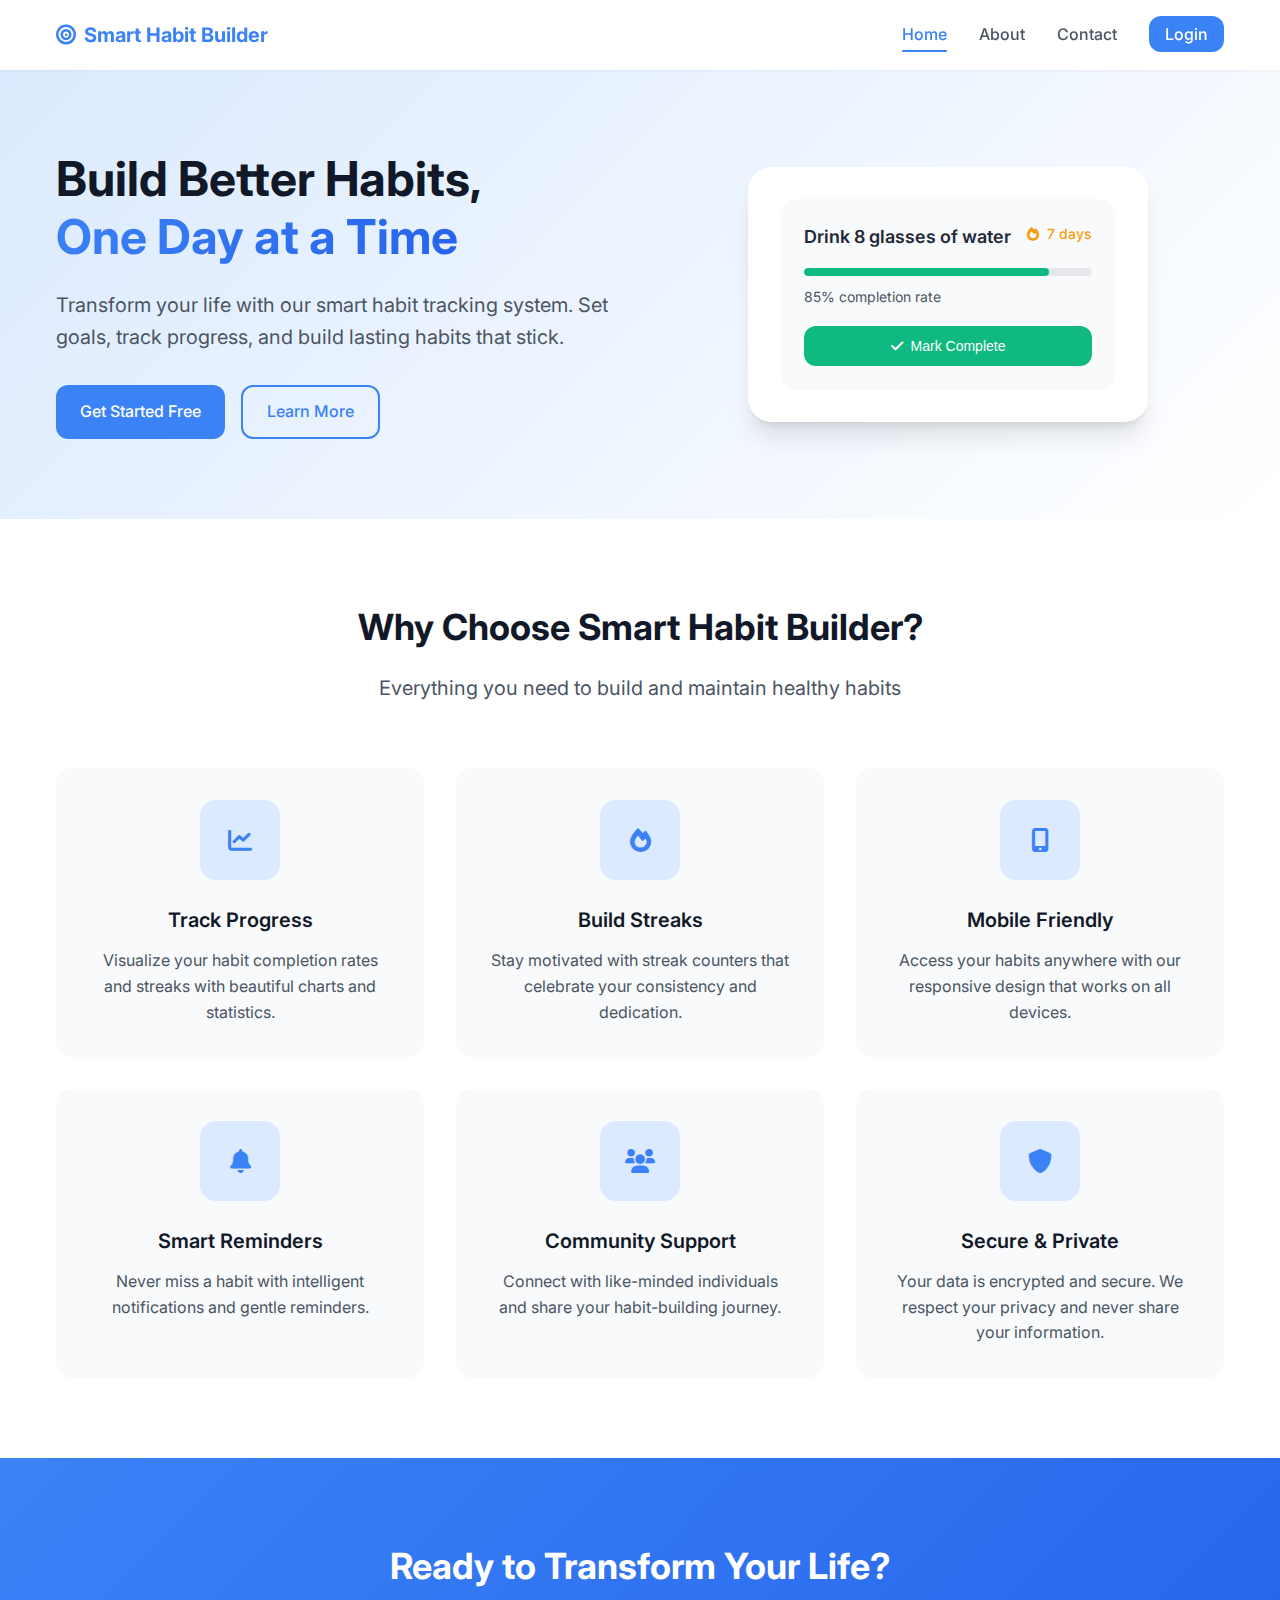
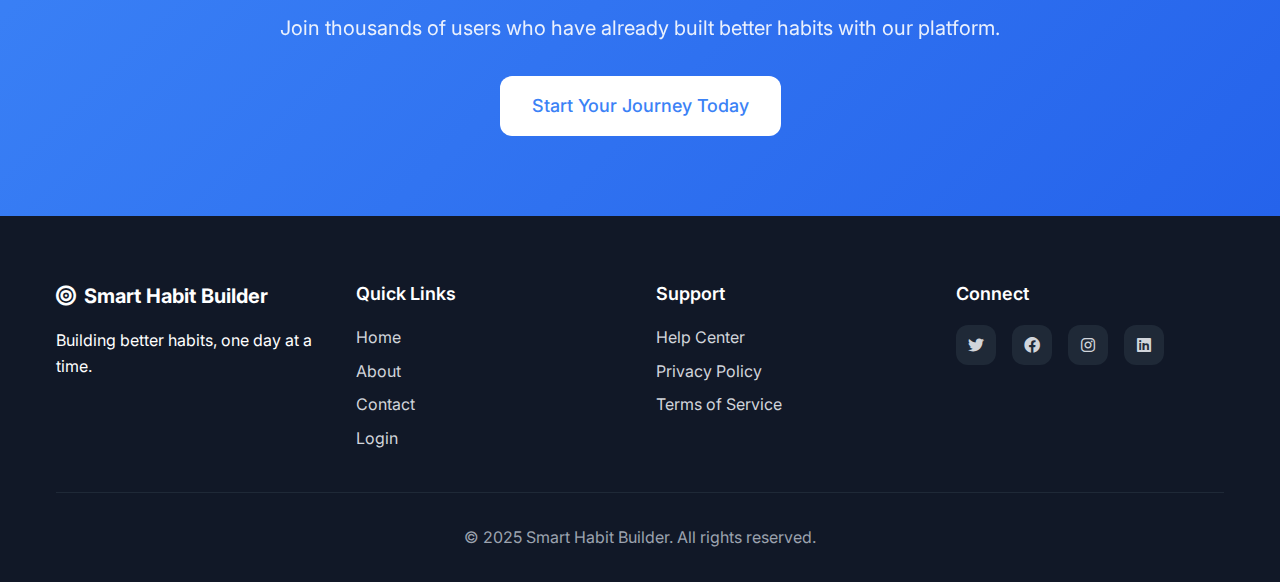
<file: index.html>
<!DOCTYPE html>
<html lang="en">
<head>
    <meta charset="UTF-8">
    <meta name="viewport" content="width=device-width, initial-scale=1.0">
    <title>Smart Habit Builder - Build Better Habits</title>
    <link rel="stylesheet" href="styles/main.css">
    <link href="https://fonts.googleapis.com/css2?family=Inter:wght@400;500;600;700&display=swap" rel="stylesheet">
    <link rel="stylesheet" href="https://cdnjs.cloudflare.com/ajax/libs/font-awesome/6.0.0/css/all.min.css">
</head>
<body>
    <nav class="navbar">
        <div class="nav-container">
            <div class="nav-logo">
                <i class="fas fa-bullseye"></i>
                <span>Smart Habit Builder</span>
            </div>
            <ul class="nav-menu">
                <li class="nav-item">
                    <a href="index.html" class="nav-link active">Home</a>
                </li>
                <li class="nav-item">
                    <a href="about.html" class="nav-link">About</a>
                </li>
                <li class="nav-item">
                    <a href="contact.html" class="nav-link">Contact</a>
                </li>
                <li class="nav-item">
                    <a href="login.html" class="nav-link login-btn">Login</a>
                </li>
            </ul>
            <div class="hamburger">
                <span class="bar"></span>
                <span class="bar"></span>
                <span class="bar"></span>
            </div>
        </div>
    </nav>

    <main class="main-content">
        <!-- Hero Section -->
        <section class="hero">
            <div class="hero-container">
                <div class="hero-content">
                    <h1 class="hero-title">
                        Build Better Habits,<br>
                        <span class="gradient-text">One Day at a Time</span>
                    </h1>
                    <p class="hero-description">
                        Transform your life with our smart habit tracking system. Set goals, track progress, 
                        and build lasting habits that stick.
                    </p>
                    <div class="hero-buttons">
                        <a href="login.html" class="btn btn-primary">Get Started Free</a>
                        <a href="about.html" class="btn btn-secondary">Learn More</a>
                    </div>
                </div>
                <div class="hero-image">
                    <div class="habit-card-demo">
                        <div class="demo-card">
                            <div class="demo-header">
                                <h3>Drink 8 glasses of water</h3>
                                <div class="demo-streak">
                                    <i class="fas fa-fire"></i>
                                    <span>7 days</span>
                                </div>
                            </div>
                            <div class="demo-progress">
                                <div class="progress-bar">
                                    <div class="progress-fill" style="width: 85%"></div>
                                </div>
                                <span class="progress-text">85% completion rate</span>
                            </div>
                            <button class="demo-btn">
                                <i class="fas fa-check"></i>
                                Mark Complete
                            </button>
                        </div>
                    </div>
                </div>
            </div>
        </section>

        <!-- Features Section -->
        <section class="features">
            <div class="container">
                <div class="section-header">
                    <h2>Why Choose Smart Habit Builder?</h2>
                    <p>Everything you need to build and maintain healthy habits</p>
                </div>
                <div class="features-grid">
                    <div class="feature-card">
                        <div class="feature-icon">
                            <i class="fas fa-chart-line"></i>
                        </div>
                        <h3>Track Progress</h3>
                        <p>Visualize your habit completion rates and streaks with beautiful charts and statistics.</p>
                    </div>
                    <div class="feature-card">
                        <div class="feature-icon">
                            <i class="fas fa-fire"></i>
                        </div>
                        <h3>Build Streaks</h3>
                        <p>Stay motivated with streak counters that celebrate your consistency and dedication.</p>
                    </div>
                    <div class="feature-card">
                        <div class="feature-icon">
                            <i class="fas fa-mobile-alt"></i>
                        </div>
                        <h3>Mobile Friendly</h3>
                        <p>Access your habits anywhere with our responsive design that works on all devices.</p>
                    </div>
                    <div class="feature-card">
                        <div class="feature-icon">
                            <i class="fas fa-bell"></i>
                        </div>
                        <h3>Smart Reminders</h3>
                        <p>Never miss a habit with intelligent notifications and gentle reminders.</p>
                    </div>
                    <div class="feature-card">
                        <div class="feature-icon">
                            <i class="fas fa-users"></i>
                        </div>
                        <h3>Community Support</h3>
                        <p>Connect with like-minded individuals and share your habit-building journey.</p>
                    </div>
                    <div class="feature-card">
                        <div class="feature-icon">
                            <i class="fas fa-shield-alt"></i>
                        </div>
                        <h3>Secure & Private</h3>
                        <p>Your data is encrypted and secure. We respect your privacy and never share your information.</p>
                    </div>
                </div>
            </div>
        </section>

        <!-- CTA Section -->
        <section class="cta">
            <div class="container">
                <div class="cta-content">
                    <h2>Ready to Transform Your Life?</h2>
                    <p>Join thousands of users who have already built better habits with our platform.</p>
                    <a href="login.html" class="btn btn-primary btn-large">Start Your Journey Today</a>
                </div>
            </div>
        </section>
    </main>

    <footer class="footer">
        <div class="container">
            <div class="footer-content">
                <div class="footer-section">
                    <div class="footer-logo">
                        <i class="fas fa-bullseye"></i>
                        <span>Smart Habit Builder</span>
                    </div>
                    <p>Building better habits, one day at a time.</p>
                </div>
                <div class="footer-section">
                    <h4>Quick Links</h4>
                    <ul>
                        <li><a href="index.html">Home</a></li>
                        <li><a href="about.html">About</a></li>
                        <li><a href="contact.html">Contact</a></li>
                        <li><a href="login.html">Login</a></li>
                    </ul>
                </div>
                <div class="footer-section">
                    <h4>Support</h4>
                    <ul>
                        <li><a href="#">Help Center</a></li>
                        <li><a href="#">Privacy Policy</a></li>
                        <li><a href="#">Terms of Service</a></li>
                    </ul>
                </div>
                <div class="footer-section">
                    <h4>Connect</h4>
                    <div class="social-links">
                        <a href="#"><i class="fab fa-twitter"></i></a>
                        <a href="#"><i class="fab fa-facebook"></i></a>
                        <a href="#"><i class="fab fa-instagram"></i></a>
                        <a href="#"><i class="fab fa-linkedin"></i></a>
                    </div>
                </div>
            </div>
            <div class="footer-bottom">
                <p>&copy; 2025 Smart Habit Builder. All rights reserved.</p>
            </div>
        </div>
    </footer>

    <script src="js/main.js"></script>
</body>
</html>
</file>
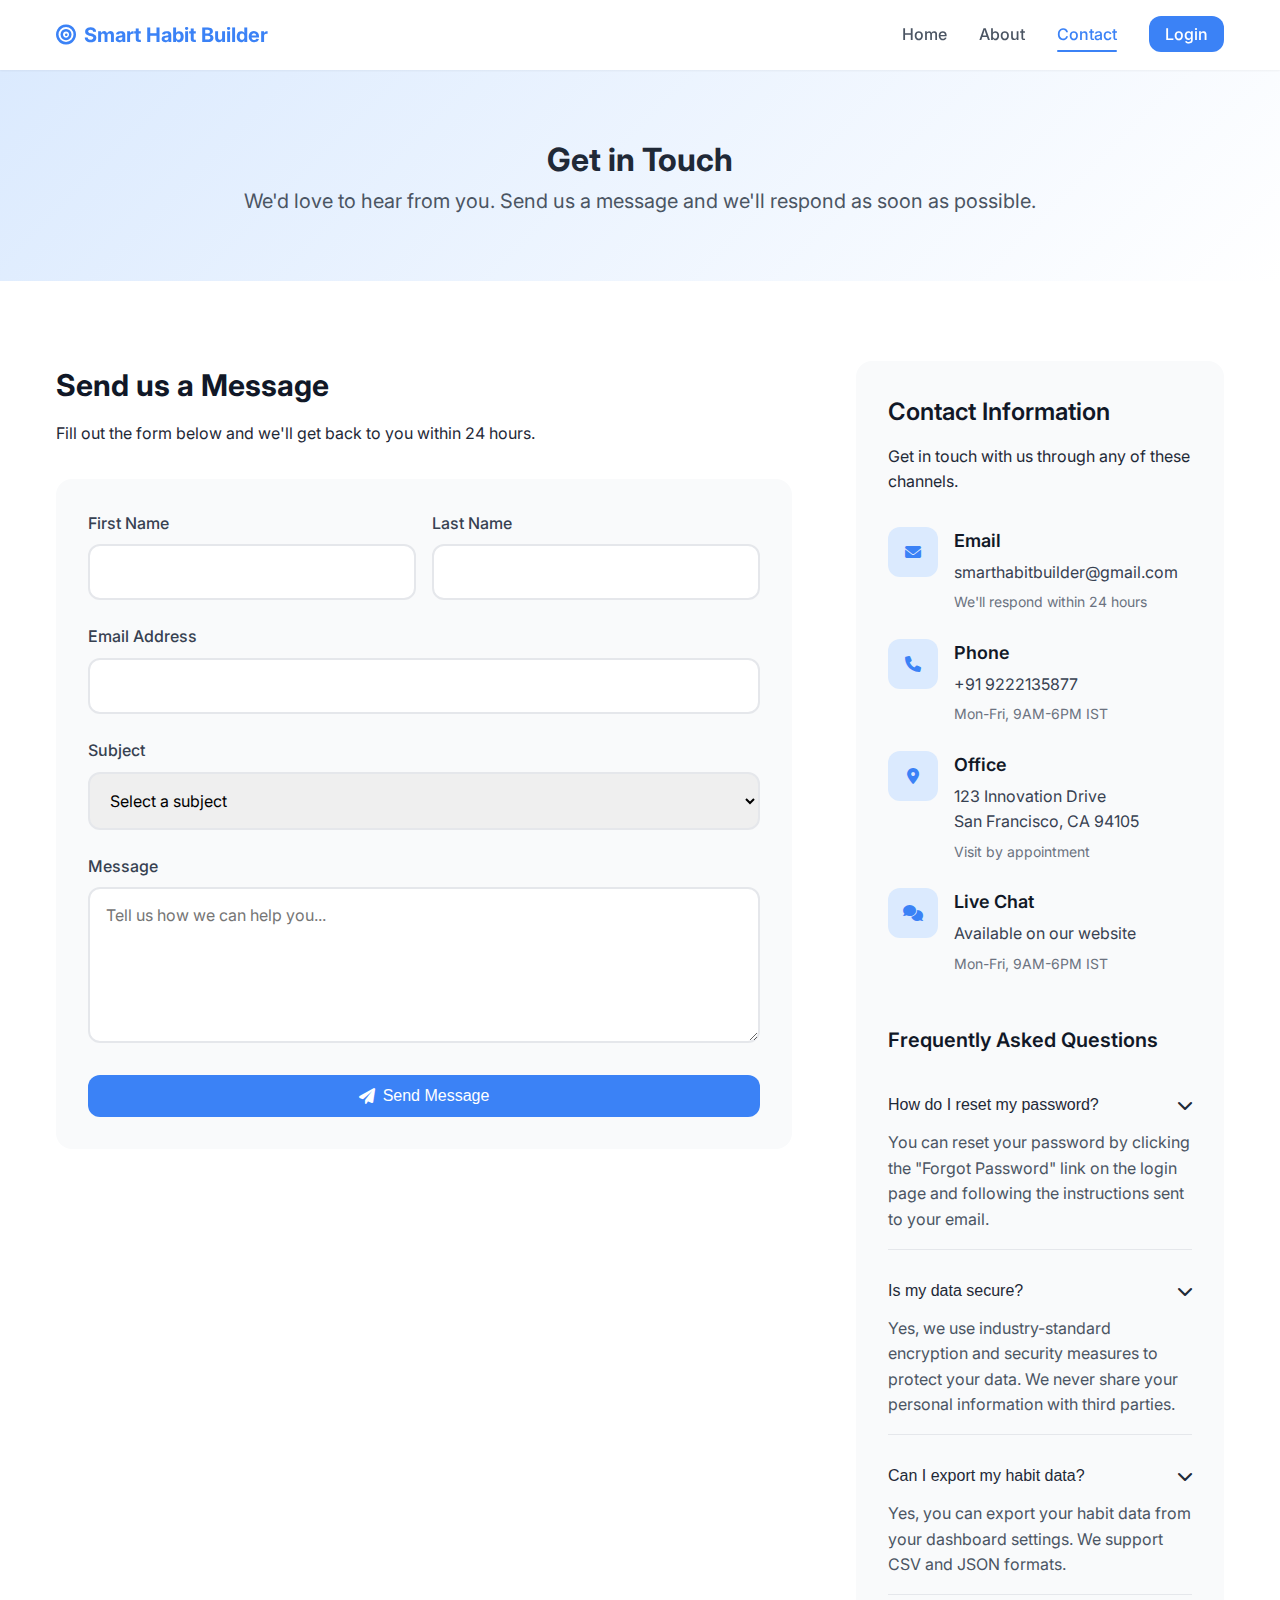
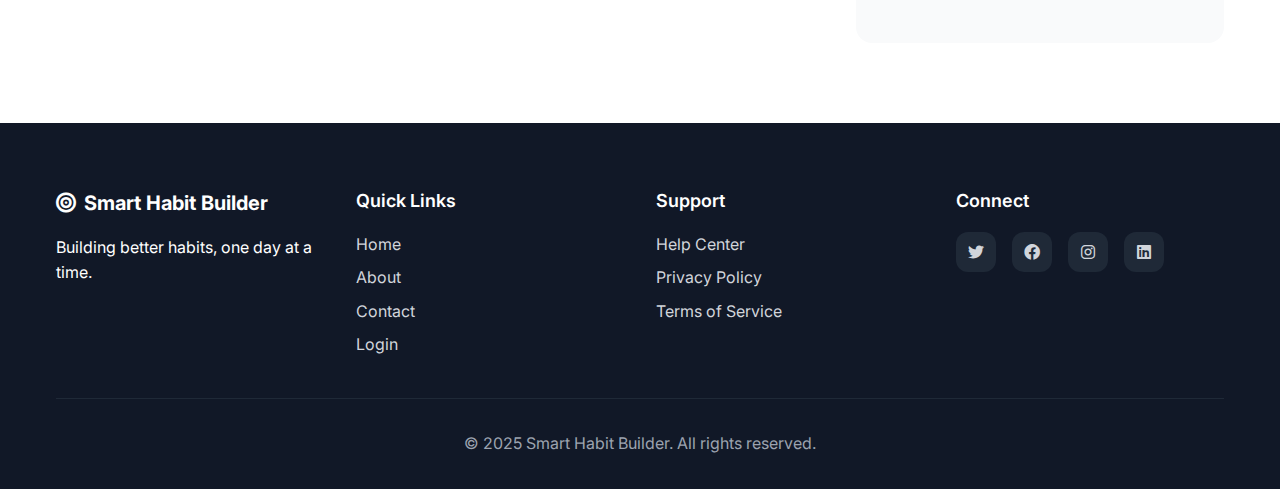
<file: contact.html>
<!DOCTYPE html>
<html lang="en">
<head>
    <meta charset="UTF-8">
    <meta name="viewport" content="width=device-width, initial-scale=1.0">
    <title>Contact Us - Smart Habit Builder</title>
    <link rel="stylesheet" href="styles/main.css">
    <link href="https://fonts.googleapis.com/css2?family=Inter:wght@400;500;600;700&display=swap" rel="stylesheet">
    <link rel="stylesheet" href="https://cdnjs.cloudflare.com/ajax/libs/font-awesome/6.0.0/css/all.min.css">
</head>
<body>
    <nav class="navbar">
        <div class="nav-container">
            <div class="nav-logo">
                <i class="fas fa-bullseye"></i>
                <span>Smart Habit Builder</span>
            </div>
            <ul class="nav-menu">
                <li class="nav-item">
                    <a href="index.html" class="nav-link">Home</a>
                </li>
                <li class="nav-item">
                    <a href="about.html" class="nav-link">About</a>
                </li>
                <li class="nav-item">
                    <a href="contact.html" class="nav-link active">Contact</a>
                </li>
                <li class="nav-item">
                    <a href="login.html" class="nav-link login-btn">Login</a>
                </li>
            </ul>
            <div class="hamburger">
                <span class="bar"></span>
                <span class="bar"></span>
                <span class="bar"></span>
            </div>
        </div>
    </nav>

    <main class="main-content">
        <!-- Contact Hero -->
        <section class="contact-hero">
            <div class="container">
                <div class="contact-hero-content">
                    <h1>Get in Touch</h1>
                    <p class="hero-subtitle">We'd love to hear from you. Send us a message and we'll respond as soon as possible.</p>
                </div>
            </div>
        </section>

        <!-- Contact Content -->
        <section class="contact-content">
            <div class="container">
                <div class="contact-grid">
                    <!-- Contact Form -->
                    <div class="contact-form-section">
                        <div class="form-header">
                            <h2>Send us a Message</h2>
                            <p>Fill out the form below and we'll get back to you within 24 hours.</p>
                        </div>
                        
                        <form id="contact-form" class="contact-form">
                            <div class="form-row">
                                <div class="form-group">
                                    <label for="first-name">First Name</label>
                                    <input type="text" id="first-name" name="firstName" required>
                                </div>
                                <div class="form-group">
                                    <label for="last-name">Last Name</label>
                                    <input type="text" id="last-name" name="lastName" required>
                                </div>
                            </div>
                            
                            <div class="form-group">
                                <label for="email">Email Address</label>
                                <input type="email" id="email" name="email" required>
                            </div>
                            
                            <div class="form-group">
                                <label for="subject">Subject</label>
                                <select id="subject" name="subject" required>
                                    <option value="">Select a subject</option>
                                    <option value="general">General Inquiry</option>
                                    <option value="support">Technical Support</option>
                                    <option value="feature">Feature Request</option>
                                    <option value="bug">Bug Report</option>
                                    <option value="partnership">Partnership</option>
                                    <option value="other">Other</option>
                                </select>
                            </div>
                            
                            <div class="form-group">
                                <label for="message">Message</label>
                                <textarea id="message" name="message" rows="6" placeholder="Tell us how we can help you..." required></textarea>
                            </div>
                            
                            <button type="submit" class="btn btn-primary btn-full">
                                <i class="fas fa-paper-plane"></i>
                                Send Message
                            </button>
                        </form>
                    </div>

                    <!-- Contact Info -->
                    <div class="contact-info-section">
                        <div class="contact-info">
                            <h3>Contact Information</h3>
                            <p>Get in touch with us through any of these channels.</p>
                            
                            <div class="contact-methods">
                                <div class="contact-method">
                                    <div class="method-icon">
                                        <i class="fas fa-envelope"></i>
                                    </div>
                                    <div class="method-info">
                                        <h4>Email</h4>
                                        <p>smarthabitbuilder@gmail.com</p>
                                        <span>We'll respond within 24 hours</span>
                                    </div>
                                </div>
                                
                                <div class="contact-method">
                                    <div class="method-icon">
                                        <i class="fas fa-phone"></i>
                                    </div>
                                    <div class="method-info">
                                        <h4>Phone</h4>
                                        <p>+91 9222135877</p>
                                        <span>Mon-Fri, 9AM-6PM IST</span>
                                    </div>
                                </div>
                                
                                <div class="contact-method">
                                    <div class="method-icon">
                                        <i class="fas fa-map-marker-alt"></i>
                                    </div>
                                    <div class="method-info">
                                        <h4>Office</h4>
                                        <p>123 Innovation Drive<br>San Francisco, CA 94105</p>
                                        <span>Visit by appointment</span>
                                    </div>
                                </div>
                                
                                <div class="contact-method">
                                    <div class="method-icon">
                                        <i class="fas fa-comments"></i>
                                    </div>
                                    <div class="method-info">
                                        <h4>Live Chat</h4>
                                        <p>Available on our website</p>
                                        <span>Mon-Fri, 9AM-6PM IST</span>
                                    </div>
                                </div>
                            </div>
                        </div>

                        <!-- FAQ Section -->
                        <div class="faq-section">
                            <h3>Frequently Asked Questions</h3>
                            <div class="faq-list">
                                <div class="faq-item">
                                    <button class="faq-question">
                                        <span>How do I reset my password?</span>
                                        <i class="fas fa-chevron-down"></i>
                                    </button>
                                    <div class="faq-answer">
                                        <p>You can reset your password by clicking the "Forgot Password" link on the login page and following the instructions sent to your email.</p>
                                    </div>
                                </div>
                                
                                <div class="faq-item">
                                    <button class="faq-question">
                                        <span>Is my data secure?</span>
                                        <i class="fas fa-chevron-down"></i>
                                    </button>
                                    <div class="faq-answer">
                                        <p>Yes, we use industry-standard encryption and security measures to protect your data. We never share your personal information with third parties.</p>
                                    </div>
                                </div>
                                
                                <div class="faq-item">
                                    <button class="faq-question">
                                        <span>Can I export my habit data?</span>
                                        <i class="fas fa-chevron-down"></i>
                                    </button>
                                    <div class="faq-answer">
                                        <p>Yes, you can export your habit data from your dashboard settings. We support CSV and JSON formats.</p>
                                    </div>
                                </div>
                            </div>
                        </div>
                    </div>
                </div>
            </div>
        </section>
    </main>

    <footer class="footer">
        <div class="container">
            <div class="footer-content">
                <div class="footer-section">
                    <div class="footer-logo">
                        <i class="fas fa-bullseye"></i>
                        <span>Smart Habit Builder</span>
                    </div>
                    <p>Building better habits, one day at a time.</p>
                </div>
                <div class="footer-section">
                    <h4>Quick Links</h4>
                    <ul>
                        <li><a href="index.html">Home</a></li>
                        <li><a href="about.html">About</a></li>
                        <li><a href="contact.html">Contact</a></li>
                        <li><a href="login.html">Login</a></li>
                    </ul>
                </div>
                <div class="footer-section">
                    <h4>Support</h4>
                    <ul>
                        <li><a href="#">Help Center</a></li>
                        <li><a href="#">Privacy Policy</a></li>
                        <li><a href="#">Terms of Service</a></li>
                    </ul>
                </div>
                <div class="footer-section">
                    <h4>Connect</h4>
                    <div class="social-links">
                        <a href="#"><i class="fab fa-twitter"></i></a>
                        <a href="#"><i class="fab fa-facebook"></i></a>
                        <a href="#"><i class="fab fa-instagram"></i></a>
                        <a href="#"><i class="fab fa-linkedin"></i></a>
                    </div>
                </div>
            </div>
            <div class="footer-bottom">
                <p>&copy; 2025 Smart Habit Builder. All rights reserved.</p>
            </div>
        </div>
    </footer>

    <div id="toast-container" class="toast-container"></div>

    <script src="js/main.js"></script>
    <script src="js/contact.js"></script>
</body>
</html>
</file>
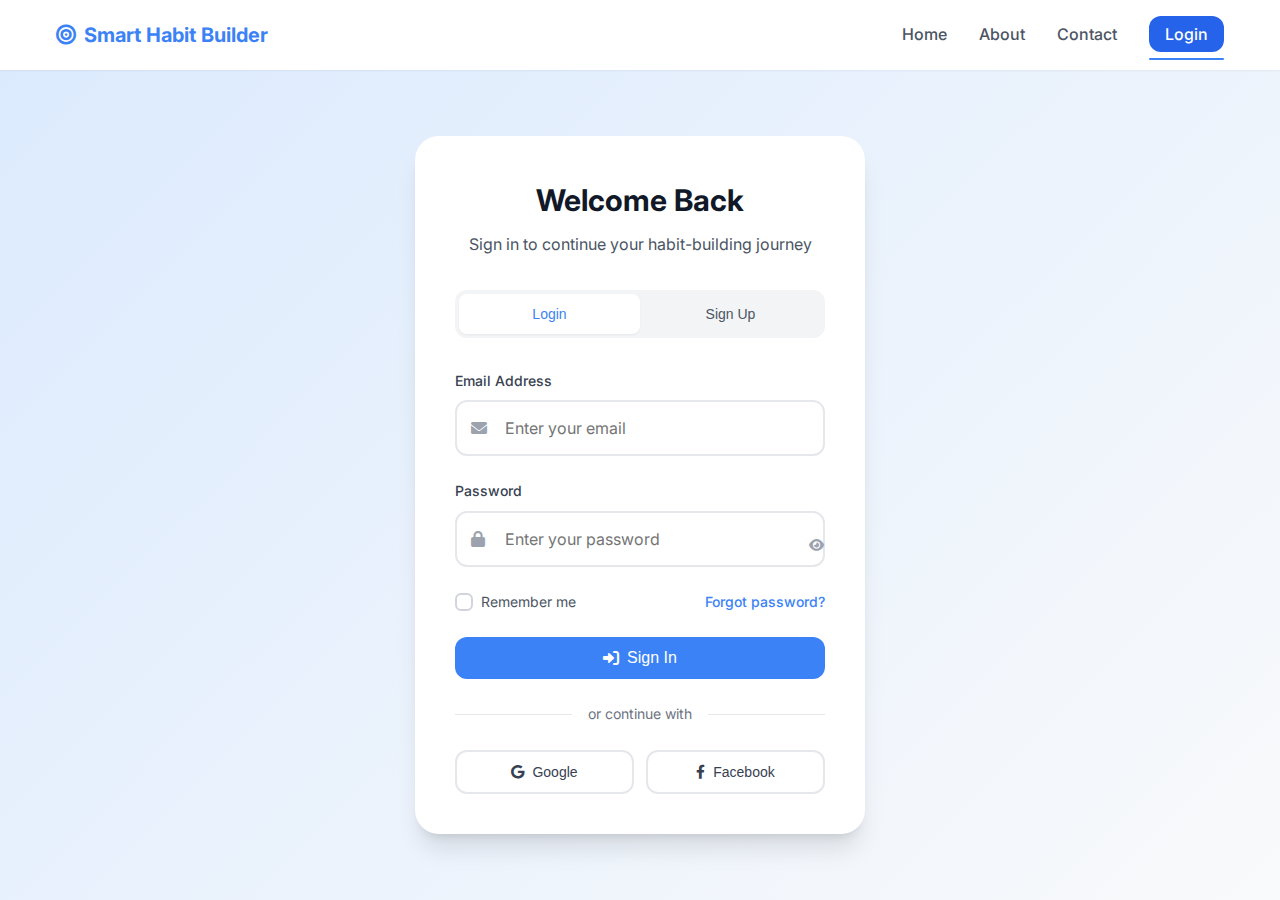
<file: home.html>
<!DOCTYPE html>
<html lang="en">
<head>
    <meta charset="UTF-8">
    <meta name="viewport" content="width=device-width, initial-scale=1.0">
    <title>Dashboard - Smart Habit Builder</title>
    <link rel="stylesheet" href="styles/main.css">
    <link rel="stylesheet" href="styles/dashboard.css">
    <link href="https://fonts.googleapis.com/css2?family=Inter:wght@400;500;600;700&display=swap" rel="stylesheet">
    <link rel="stylesheet" href="https://cdnjs.cloudflare.com/ajax/libs/font-awesome/6.0.0/css/all.min.css">
</head>
<body>
    <nav class="navbar dashboard-nav">
        <div class="nav-container">
            <div class="nav-logo">
                <i class="fas fa-bullseye"></i>
                <span>Smart Habit Builder</span>
            </div>
            <div class="nav-user">
                <div class="user-info">
                    <span class="user-name">Welcome, John!</span>
                    <div class="user-dropdown">
                        <button class="dropdown-toggle">
                            <img src="https://images.pexels.com/photos/220453/pexels-photo-220453.jpeg?auto=compress&cs=tinysrgb&w=100&h=100&dpr=1" alt="Profile" class="user-avatar">
                            <i class="fas fa-chevron-down"></i>
                        </button>
                        <div class="dropdown-menu">
                            <a href="#" class="dropdown-item">
                                <i class="fas fa-user"></i>
                                Profile
                            </a>
                            <a href="#" class="dropdown-item">
                                <i class="fas fa-cog"></i>
                                Settings
                            </a>
                            <div class="dropdown-divider"></div>
                            <a href="index.html" class="dropdown-item">
                                <i class="fas fa-sign-out-alt"></i>
                                Logout
                            </a>
                        </div>
                    </div>
                </div>
            </div>
        </div>
    </nav>

    <div class="dashboard-container">
        <header class="dashboard-header">
            <div class="header-content">
                <h1 class="dashboard-title">Your Habit Dashboard</h1>
                <p class="dashboard-subtitle">Track your progress and build better habits</p>
            </div>
        </header>

        <main class="dashboard-main">
            <section class="add-habit-section">
                <div class="add-habit-card">
                    <h2>Add New Habit</h2>
                    <form id="habit-form" class="habit-form">
                        <div class="form-group">
                            <input 
                                type="text" 
                                id="habit-name" 
                                placeholder="Enter habit name (e.g., Drink 8 glasses of water)"
                                required
                                maxlength="50"
                            >
                            <button type="submit" class="btn btn-primary">
                                <i class="fas fa-plus"></i>
                                Add Habit
                            </button>
                        </div>
                    </form>
                </div>
            </section>

            <section class="stats-section">
                <div class="stats-grid">
                    <div class="stat-card">
                        <div class="stat-icon">
                            <i class="fas fa-fire"></i>
                        </div>
                        <div class="stat-content">
                            <span class="stat-number" id="total-habits">0</span>
                            <span class="stat-label">Total Habits</span>
                        </div>
                    </div>
                    <div class="stat-card">
                        <div class="stat-icon success">
                            <i class="fas fa-check-circle"></i>
                        </div>
                        <div class="stat-content">
                            <span class="stat-number" id="completed-today">0</span>
                            <span class="stat-label">Completed Today</span>
                        </div>
                    </div>
                    <div class="stat-card">
                        <div class="stat-icon warning">
                            <i class="fas fa-chart-line"></i>
                        </div>
                        <div class="stat-content">
                            <span class="stat-number" id="completion-rate">0%</span>
                            <span class="stat-label">Completion Rate</span>
                        </div>
                    </div>
                </div>
            </section>

            <section class="habits-section">
                <div class="section-header">
                    <h2>Your Habits</h2>
                    <div class="view-toggle">
                        <button class="toggle-btn active" data-view="grid">
                            <i class="fas fa-th-large"></i>
                        </button>
                        <button class="toggle-btn" data-view="list">
                            <i class="fas fa-list"></i>
                        </button>
                    </div>
                </div>
                
                <div id="habits-container" class="habits-grid">
                    <div class="empty-state" id="empty-state">
                        <div class="empty-icon">
                            <i class="fas fa-seedling"></i>
                        </div>
                        <h3>No habits yet</h3>
                        <p>Start building better habits by adding your first one above!</p>
                    </div>
                </div>
            </section>
        </main>
    </div>

    <div id="toast-container" class="toast-container"></div>

    <script src="js/main.js"></script>
    <script src="js/dashboard.js"></script>
</body>
</html>
</file>
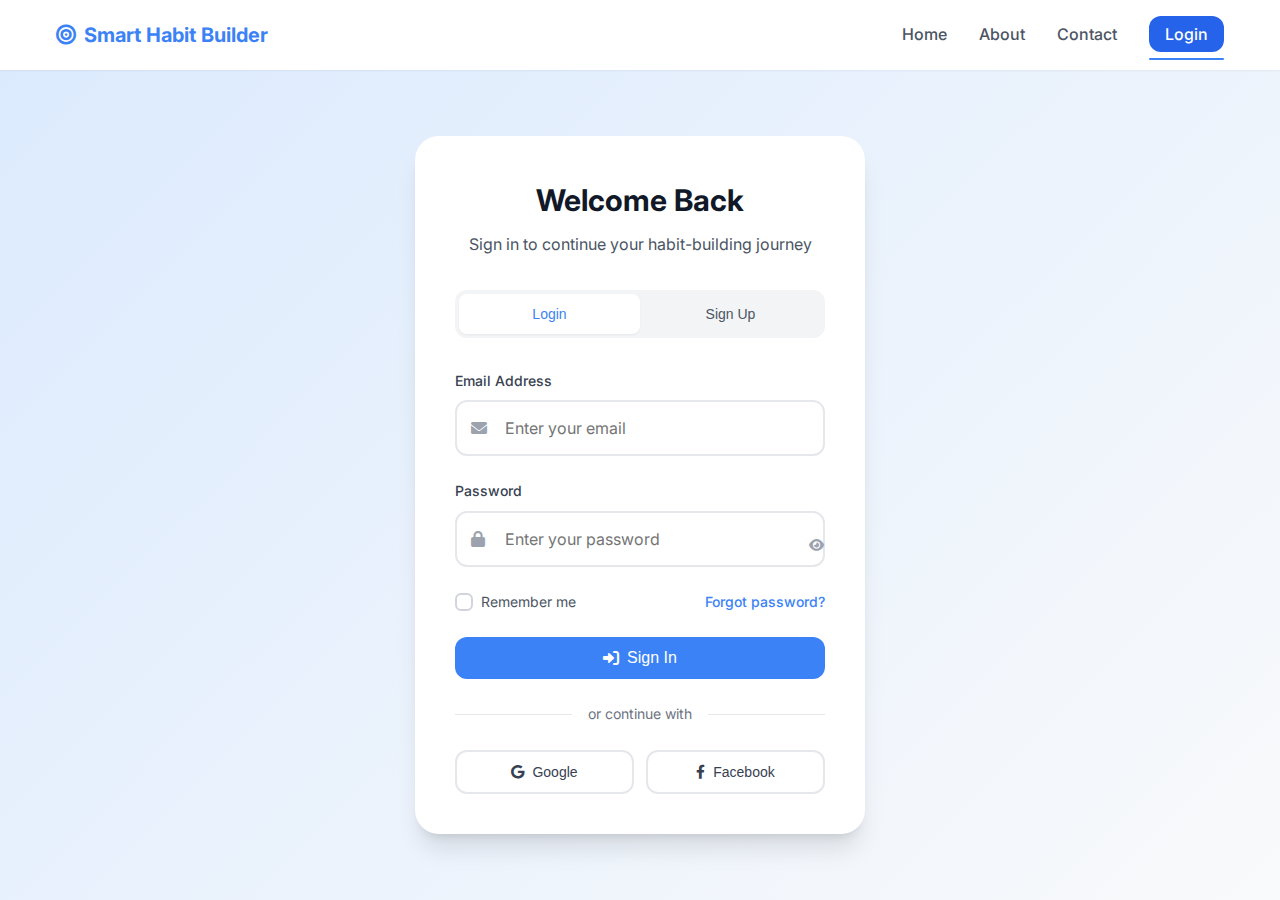
<file: login.html>
<!DOCTYPE html>
<html lang="en">
<head>
    <meta charset="UTF-8">
    <meta name="viewport" content="width=device-width, initial-scale=1.0">
    <title>Login - Smart Habit Builder</title>
    <link rel="stylesheet" href="styles/main.css">
    <link rel="stylesheet" href="styles/auth.css">
    <link href="https://fonts.googleapis.com/css2?family=Inter:wght@400;500;600;700&display=swap" rel="stylesheet">
    <link rel="stylesheet" href="https://cdnjs.cloudflare.com/ajax/libs/font-awesome/6.0.0/css/all.min.css">
</head>
<body class="auth-body">
    <nav class="navbar">
        <div class="nav-container">
            <div class="nav-logo">
                <i class="fas fa-bullseye"></i>
                <span>Smart Habit Builder</span>
            </div>
            <ul class="nav-menu">
                <li class="nav-item">
                    <a href="index.html" class="nav-link">Home</a>
                </li>
                <li class="nav-item">
                    <a href="about.html" class="nav-link">About</a>
                </li>
                <li class="nav-item">
                    <a href="contact.html" class="nav-link">Contact</a>
                </li>
                <li class="nav-item">
                    <a href="login.html" class="nav-link login-btn active">Login</a>
                </li>
            </ul>
            <div class="hamburger">
                <span class="bar"></span>
                <span class="bar"></span>
                <span class="bar"></span>
            </div>
        </div>
    </nav>

    <main class="auth-main">
        <div class="auth-container">
            <div class="auth-card">
                <div class="auth-header">
                    <h1>Welcome Back</h1>
                    <p>Sign in to continue your habit-building journey</p>
                </div>

                <div class="auth-tabs">
                    <button class="tab-btn active" data-tab="login">Login</button>
                    <button class="tab-btn" data-tab="signup">Sign Up</button>
                </div>

                <!-- Login Form -->
                <form id="login-form" class="auth-form active">
                    <div class="form-group">
                        <label for="login-email">Email Address</label>
                        <div class="input-group">
                            <i class="fas fa-envelope"></i>
                            <input type="email" id="login-email" name="email" placeholder="Enter your email" required>
                        </div>
                    </div>

                    <div class="form-group">
                        <label for="login-password">Password</label>
                        <div class="input-group">
                            <i class="fas fa-lock"></i>
                            <input type="password" id="login-password" name="password" placeholder="Enter your password" required>
                            <button type="button" class="password-toggle" onclick="togglePassword('login-password')">
                                <i class="fas fa-eye"></i>
                            </button>
                        </div>
                    </div>

                    <div class="form-options">
                        <label class="checkbox-label">
                            <input type="checkbox" name="remember">
                            <span class="checkmark"></span>
                            Remember me
                        </label>
                        <a href="#" class="forgot-link">Forgot password?</a>
                    </div>

                    <button type="submit" class="btn btn-primary btn-full">
                        <i class="fas fa-sign-in-alt"></i>
                        Sign In
                    </button>

                    <div class="divider">
                        <span>or continue with</span>
                    </div>

                    <div class="social-login">
                        <button type="button" class="btn btn-social google">
                            <i class="fab fa-google"></i>
                            Google
                        </button>
                        <button type="button" class="btn btn-social facebook">
                            <i class="fab fa-facebook-f"></i>
                            Facebook
                        </button>
                    </div>
                </form>

                <!-- Signup Form -->
                <form id="signup-form" class="auth-form">
                    <div class="form-group">
                        <label for="signup-name">Full Name</label>
                        <div class="input-group">
                            <i class="fas fa-user"></i>
                            <input type="text" id="signup-name" name="name" placeholder="Enter your full name" required>
                        </div>
                    </div>

                    <div class="form-group">
                        <label for="signup-email">Email Address</label>
                        <div class="input-group">
                            <i class="fas fa-envelope"></i>
                            <input type="email" id="signup-email" name="email" placeholder="Enter your email" required>
                        </div>
                    </div>

                    <div class="form-group">
                        <label for="signup-password">Password</label>
                        <div class="input-group">
                            <i class="fas fa-lock"></i>
                            <input type="password" id="signup-password" name="password" placeholder="Create a password" required>
                            <button type="button" class="password-toggle" onclick="togglePassword('signup-password')">
                                <i class="fas fa-eye"></i>
                            </button>
                        </div>
                        <div class="password-strength">
                            <div class="strength-bar">
                                <div class="strength-fill"></div>
                            </div>
                            <span class="strength-text">Password strength</span>
                        </div>
                    </div>

                    <div class="form-group">
                        <label for="confirm-password">Confirm Password</label>
                        <div class="input-group">
                            <i class="fas fa-lock"></i>
                            <input type="password" id="confirm-password" name="confirmPassword" placeholder="Confirm your password" required>
                        </div>
                    </div>

                    <div class="form-options">
                        <label class="checkbox-label">
                            <input type="checkbox" name="terms" required>
                            <span class="checkmark"></span>
                            I agree to the <a href="#">Terms of Service</a> and <a href="#">Privacy Policy</a>
                        </label>
                    </div>

                    <button type="submit" class="btn btn-primary btn-full">
                        <i class="fas fa-user-plus"></i>
                        Create Account
                    </button>

                    <div class="divider">
                        <span>or continue with</span>
                    </div>

                    <div class="social-login">
                        <button type="button" class="btn btn-social google">
                            <i class="fab fa-google"></i>
                            Google
                        </button>
                        <button type="button" class="btn btn-social facebook">
                            <i class="fab fa-facebook-f"></i>
                            Facebook
                        </button>
                    </div>
                </form>
            </div>
        </div>
    </main>

    <div id="toast-container" class="toast-container"></div>

    <script src="js/main.js"></script>
    <script src="js/auth.js"></script>
</body>
</html>
</file>
<file: styles/main.css>
:root {
  /* Colors */
  --primary: #3B82F6;
  --primary-dark: #2563EB;
  --primary-light: #DBEAFE;
  --success: #10B981;
  --success-dark: #059669;
  --success-light: #D1FAE5;
  --warning: #F59E0B;
  --warning-dark: #D97706;
  --warning-light: #FEF3C7;
  --error: #EF4444;
  --error-dark: #DC2626;
  --error-light: #FEE2E2;
  --gray-50: #F9FAFB;
  --gray-100: #F3F4F6;
  --gray-200: #E5E7EB;
  --gray-300: #D1D5DB;
  --gray-400: #9CA3AF;
  --gray-500: #6B7280;
  --gray-600: #4B5563;
  --gray-700: #374151;
  --gray-800: #1F2937;
  --gray-900: #111827;
  
  /* Typography */
  --font-family: 'Inter', -apple-system, BlinkMacSystemFont, 'Segoe UI', sans-serif;
  --font-size-xs: 0.75rem;
  --font-size-sm: 0.875rem;
  --font-size-base: 1rem;
  --font-size-lg: 1.125rem;
  --font-size-xl: 1.25rem;
  --font-size-2xl: 1.5rem;
  --font-size-3xl: 1.875rem;
  --font-size-4xl: 2.25rem;
  --font-size-5xl: 3rem;
  
  /* Spacing */
  --space-1: 0.25rem;
  --space-2: 0.5rem;
  --space-3: 0.75rem;
  --space-4: 1rem;
  --space-5: 1.25rem;
  --space-6: 1.5rem;
  --space-8: 2rem;
  --space-10: 2.5rem;
  --space-12: 3rem;
  --space-16: 4rem;
  --space-20: 5rem;
  
  /* Border radius */
  --radius-sm: 0.375rem;
  --radius: 0.5rem;
  --radius-lg: 0.75rem;
  --radius-xl: 1rem;
  --radius-2xl: 1.5rem;
  
  /* Shadows */
  --shadow-sm: 0 1px 2px 0 rgb(0 0 0 / 0.05);
  --shadow: 0 1px 3px 0 rgb(0 0 0 / 0.1), 0 1px 2px -1px rgb(0 0 0 / 0.1);
  --shadow-md: 0 4px 6px -1px rgb(0 0 0 / 0.1), 0 2px 4px -2px rgb(0 0 0 / 0.1);
  --shadow-lg: 0 10px 15px -3px rgb(0 0 0 / 0.1), 0 4px 6px -4px rgb(0 0 0 / 0.1);
  --shadow-xl: 0 20px 25px -5px rgb(0 0 0 / 0.1), 0 8px 10px -6px rgb(0 0 0 / 0.1);
  
  /* Transitions */
  --transition-fast: 150ms ease;
  --transition: 200ms ease;
  --transition-slow: 300ms ease;
}

* {
  box-sizing: border-box;
  margin: 0;
  padding: 0;
}

body {
  font-family: var(--font-family);
  font-size: var(--font-size-base);
  line-height: 1.6;
  color: var(--gray-800);
  background-color: var(--gray-50);
}

.container {
  max-width: 1200px;
  margin: 0 auto;
  padding: 0 var(--space-4);
}

/* Navigation */
.navbar {
  background: white;
  box-shadow: var(--shadow-sm);
  position: sticky;
  top: 0;
  z-index: 100;
}

.nav-container {
  max-width: 1200px;
  margin: 0 auto;
  padding: 0 var(--space-4);
  display: flex;
  justify-content: space-between;
  align-items: center;
  height: 70px;
}

.nav-logo {
  display: flex;
  align-items: center;
  gap: var(--space-2);
  font-size: var(--font-size-xl);
  font-weight: 700;
  color: var(--primary);
  text-decoration: none;
}

.nav-menu {
  display: flex;
  list-style: none;
  gap: var(--space-8);
  align-items: center;
}

.nav-link {
  text-decoration: none;
  color: var(--gray-600);
  font-weight: 500;
  transition: var(--transition);
  position: relative;
}

.nav-link:hover,
.nav-link.active {
  color: var(--primary);
}

.nav-link.active::after {
  content: '';
  position: absolute;
  bottom: -8px;
  left: 0;
  right: 0;
  height: 2px;
  background: var(--primary);
  border-radius: var(--radius-sm);
}

.login-btn {
  background: var(--primary);
  color: white !important;
  padding: var(--space-2) var(--space-4);
  border-radius: var(--radius-lg);
  transition: var(--transition);
}

.login-btn:hover {
  background: var(--primary-dark);
  transform: translateY(-1px);
}

.login-btn.active {
  background: var(--primary-dark);
}

.hamburger {
  display: none;
  flex-direction: column;
  cursor: pointer;
}

.bar {
  width: 25px;
  height: 3px;
  background: var(--gray-600);
  margin: 3px 0;
  transition: var(--transition);
  border-radius: var(--radius-sm);
}

/* Buttons */
.btn {
  display: inline-flex;
  align-items: center;
  gap: var(--space-2);
  padding: var(--space-3) var(--space-6);
  border: none;
  border-radius: var(--radius-lg);
  font-size: var(--font-size-base);
  font-weight: 500;
  text-decoration: none;
  cursor: pointer;
  transition: var(--transition);
  white-space: nowrap;
}

.btn-primary {
  background: var(--primary);
  color: white;
}

.btn-primary:hover {
  background: var(--primary-dark);
  transform: translateY(-1px);
}

.btn-secondary {
  background: transparent;
  color: var(--primary);
  border: 2px solid var(--primary);
}

.btn-secondary:hover {
  background: var(--primary);
  color: white;
}

.btn-large {
  padding: var(--space-4) var(--space-8);
  font-size: var(--font-size-lg);
}

.btn-full {
  width: 100%;
  justify-content: center;
}

/* Hero Section */
.hero {
  background: linear-gradient(135deg, var(--primary-light) 0%, white 100%);
  padding: var(--space-20) 0;
}

.hero-container {
  max-width: 1200px;
  margin: 0 auto;
  padding: 0 var(--space-4);
  display: grid;
  grid-template-columns: 1fr 1fr;
  gap: var(--space-16);
  align-items: center;
}

.hero-title {
  font-size: var(--font-size-5xl);
  font-weight: 700;
  line-height: 1.2;
  margin-bottom: var(--space-6);
  color: var(--gray-900);
}

.gradient-text {
  background: linear-gradient(135deg, var(--primary) 0%, var(--primary-dark) 100%);
  -webkit-background-clip: text;
  -webkit-text-fill-color: transparent;
  background-clip: text;
}

.hero-description {
  font-size: var(--font-size-xl);
  color: var(--gray-600);
  margin-bottom: var(--space-8);
  line-height: 1.6;
}

.hero-buttons {
  display: flex;
  gap: var(--space-4);
}

.hero-image {
  display: flex;
  justify-content: center;
  align-items: center;
}

.habit-card-demo {
  background: white;
  border-radius: var(--radius-2xl);
  padding: var(--space-8);
  box-shadow: var(--shadow-xl);
  max-width: 400px;
  width: 100%;
}

.demo-card {
  background: var(--gray-50);
  border-radius: var(--radius-xl);
  padding: var(--space-6);
}

.demo-header {
  display: flex;
  justify-content: space-between;
  align-items: flex-start;
  margin-bottom: var(--space-4);
}

.demo-header h3 {
  font-size: var(--font-size-lg);
  font-weight: 600;
  color: var(--gray-800);
  flex: 1;
}

.demo-streak {
  display: flex;
  align-items: center;
  gap: var(--space-2);
  color: var(--warning);
  font-weight: 500;
  font-size: var(--font-size-sm);
}

.demo-progress {
  margin-bottom: var(--space-4);
}

.progress-bar {
  height: 8px;
  background: var(--gray-200);
  border-radius: var(--radius-sm);
  overflow: hidden;
  margin-bottom: var(--space-2);
}

.progress-fill {
  height: 100%;
  background: var(--success);
  transition: width var(--transition-slow);
  border-radius: var(--radius-sm);
}

.progress-text {
  font-size: var(--font-size-sm);
  color: var(--gray-600);
}

.demo-btn {
  background: var(--success);
  color: white;
  border: none;
  padding: var(--space-3) var(--space-5);
  border-radius: var(--radius-lg);
  font-size: var(--font-size-sm);
  font-weight: 500;
  cursor: pointer;
  transition: var(--transition);
  display: flex;
  align-items: center;
  gap: var(--space-2);
  width: 100%;
  justify-content: center;
}

/* Features Section */
.features {
  padding: var(--space-20) 0;
  background: white;
}

.section-header {
  text-align: center;
  margin-bottom: var(--space-16);
}

.section-header h2 {
  font-size: var(--font-size-4xl);
  font-weight: 700;
  color: var(--gray-900);
  margin-bottom: var(--space-4);
}

.section-header p {
  font-size: var(--font-size-xl);
  color: var(--gray-600);
}

.features-grid {
  display: grid;
  grid-template-columns: repeat(auto-fit, minmax(300px, 1fr));
  gap: var(--space-8);
}

.feature-card {
  background: var(--gray-50);
  padding: var(--space-8);
  border-radius: var(--radius-xl);
  text-align: center;
  transition: var(--transition);
}

.feature-card:hover {
  transform: translateY(-4px);
  box-shadow: var(--shadow-lg);
}

.feature-icon {
  width: 80px;
  height: 80px;
  background: var(--primary-light);
  color: var(--primary);
  border-radius: var(--radius-xl);
  display: flex;
  align-items: center;
  justify-content: center;
  font-size: var(--font-size-2xl);
  margin: 0 auto var(--space-6);
}

.feature-card h3 {
  font-size: var(--font-size-xl);
  font-weight: 600;
  color: var(--gray-900);
  margin-bottom: var(--space-3);
}

.feature-card p {
  color: var(--gray-600);
  line-height: 1.6;
}

/* CTA Section */
.cta {
  background: linear-gradient(135deg, var(--primary) 0%, var(--primary-dark) 100%);
  padding: var(--space-20) 0;
  color: white;
}

.cta-content {
  text-align: center;
}

.cta h2 {
  font-size: var(--font-size-4xl);
  font-weight: 700;
  margin-bottom: var(--space-4);
}

.cta p {
  font-size: var(--font-size-xl);
  margin-bottom: var(--space-8);
  opacity: 0.9;
}

.cta .btn-primary {
  background: white;
  color: var(--primary);
}

.cta .btn-primary:hover {
  background: var(--gray-100);
  transform: translateY(-2px);
}

/* Footer */
.footer {
  background: var(--gray-900);
  color: white;
  padding: var(--space-16) 0 var(--space-8);
}

.footer-content {
  display: grid;
  grid-template-columns: repeat(auto-fit, minmax(250px, 1fr));
  gap: var(--space-8);
  margin-bottom: var(--space-8);
}

.footer-logo {
  display: flex;
  align-items: center;
  gap: var(--space-2);
  font-size: var(--font-size-xl);
  font-weight: 700;
  margin-bottom: var(--space-4);
}

.footer-section h4 {
  font-size: var(--font-size-lg);
  font-weight: 600;
  margin-bottom: var(--space-4);
}

.footer-section ul {
  list-style: none;
}

.footer-section ul li {
  margin-bottom: var(--space-2);
}

.footer-section a {
  color: var(--gray-300);
  text-decoration: none;
  transition: var(--transition);
}

.footer-section a:hover {
  color: white;
}

.social-links {
  display: flex;
  gap: var(--space-4);
}

.social-links a {
  width: 40px;
  height: 40px;
  background: var(--gray-800);
  border-radius: var(--radius-lg);
  display: flex;
  align-items: center;
  justify-content: center;
  transition: var(--transition);
}

.social-links a:hover {
  background: var(--primary);
  transform: translateY(-2px);
}

.footer-bottom {
  border-top: 1px solid var(--gray-800);
  padding-top: var(--space-8);
  text-align: center;
  color: var(--gray-400);
}

/* About Page Styles */
.about-hero {
  background: linear-gradient(135deg, var(--primary-light) 0%, white 100%);
  padding: var(--space-16) 0;
  text-align: center;
}

.about-hero h1 {
  font-size: var(--font-size-5xl);
  font-weight: 700;
  color: var(--gray-900);
  margin-bottom: var(--space-4);
}

.hero-subtitle {
  font-size: var(--font-size-xl);
  color: var(--gray-600);
}

.mission {
  padding: var(--space-20) 0;
  background: white;
}

.mission-content {
  display: grid;
  grid-template-columns: 1fr 1fr;
  gap: var(--space-16);
  align-items: center;
}

.mission-text h2 {
  font-size: var(--font-size-4xl);
  font-weight: 700;
  color: var(--gray-900);
  margin-bottom: var(--space-6);
}

.mission-text p {
  font-size: var(--font-size-lg);
  color: var(--gray-600);
  line-height: 1.7;
  margin-bottom: var(--space-4);
}

.rounded-image {
  width: 100%;
  height: 400px;
  object-fit: cover;
  border-radius: var(--radius-2xl);
  box-shadow: var(--shadow-lg);
}

.values {
  padding: var(--space-20) 0;
  background: var(--gray-50);
}

.values-grid {
  display: grid;
  grid-template-columns: repeat(auto-fit, minmax(250px, 1fr));
  gap: var(--space-8);
}

.value-card {
  background: white;
  padding: var(--space-8);
  border-radius: var(--radius-xl);
  text-align: center;
  box-shadow: var(--shadow-sm);
  transition: var(--transition);
}

.value-card:hover {
  transform: translateY(-4px);
  box-shadow: var(--shadow-lg);
}

.value-icon {
  width: 70px;
  height: 70px;
  background: var(--primary-light);
  color: var(--primary);
  border-radius: var(--radius-xl);
  display: flex;
  align-items: center;
  justify-content: center;
  font-size: var(--font-size-2xl);
  margin: 0 auto var(--space-4);
}

.value-card h3 {
  font-size: var(--font-size-xl);
  font-weight: 600;
  color: var(--gray-900);
  margin-bottom: var(--space-3);
}

.team {
  padding: var(--space-20) 0;
  background: white;
}

.team-grid {
  display: grid;
  grid-template-columns: repeat(auto-fit, minmax(300px, 1fr));
  gap: var(--space-8);
}

.team-member {
  background: var(--gray-50);
  padding: var(--space-8);
  border-radius: var(--radius-xl);
  text-align: center;
  transition: var(--transition);
}

.team-member:hover {
  transform: translateY(-4px);
  box-shadow: var(--shadow-lg);
}

.member-image {
  margin-bottom: var(--space-6);
}

.member-image img {
  width: 120px;
  height: 120px;
  border-radius: 50%;
  object-fit: cover;
  border: 4px solid white;
  box-shadow: var(--shadow-md);
}

.member-info h3 {
  font-size: var(--font-size-xl);
  font-weight: 600;
  color: var(--gray-900);
  margin-bottom: var(--space-1);
}

.member-role {
  color: var(--primary);
  font-weight: 500;
  margin-bottom: var(--space-3);
}

.member-bio {
  color: var(--gray-600);
  line-height: 1.6;
  margin-bottom: var(--space-4);
}

.member-social {
  display: flex;
  justify-content: center;
  gap: var(--space-3);
}

.member-social a {
  width: 36px;
  height: 36px;
  background: var(--primary-light);
  color: var(--primary);
  border-radius: var(--radius-lg);
  display: flex;
  align-items: center;
  justify-content: center;
  transition: var(--transition);
}

.member-social a:hover {
  background: var(--primary);
  color: white;
  transform: translateY(-2px);
}

.about-stats {
  background: var(--gray-900);
  color: white;
  padding: var(--space-16) 0;
}

.about-stats .stats-grid {
  display: grid;
  grid-template-columns: repeat(auto-fit, minmax(200px, 1fr));
  gap: var(--space-8);
  text-align: center;
}

.stat-item {
  padding: var(--space-6);
}

.stat-number {
  font-size: var(--font-size-4xl);
  font-weight: 700;
  color: var(--primary-light);
  display: block;
  margin-bottom: var(--space-2);
}

.stat-label {
  font-size: var(--font-size-lg);
  color: var(--gray-300);
}

/* Contact Page Styles */
.contact-hero {
  background: linear-gradient(135deg, var(--primary-light) 0%, white 100%);
  padding: var(--space-16) 0;
  text-align: center;
}

.contact-content {
  padding: var(--space-20) 0;
  background: white;
}

.contact-grid {
  display: grid;
  grid-template-columns: 2fr 1fr;
  gap: var(--space-16);
}

.form-header {
  margin-bottom: var(--space-8);
}

.form-header h2 {
  font-size: var(--font-size-3xl);
  font-weight: 700;
  color: var(--gray-900);
  margin-bottom: var(--space-3);
}

.contact-form {
  background: var(--gray-50);
  padding: var(--space-8);
  border-radius: var(--radius-xl);
}

.form-row {
  display: grid;
  grid-template-columns: 1fr 1fr;
  gap: var(--space-4);
}

.form-group {
  margin-bottom: var(--space-6);
}

.form-group label {
  display: block;
  font-weight: 500;
  color: var(--gray-700);
  margin-bottom: var(--space-2);
}

.form-group input,
.form-group select,
.form-group textarea {
  width: 100%;
  padding: var(--space-4);
  border: 2px solid var(--gray-200);
  border-radius: var(--radius-lg);
  font-size: var(--font-size-base);
  font-family: inherit;
  transition: var(--transition);
}

.form-group input:focus,
.form-group select:focus,
.form-group textarea:focus {
  outline: none;
  border-color: var(--primary);
  box-shadow: 0 0 0 3px var(--primary-light);
}

.contact-info-section {
  background: var(--gray-50);
  padding: var(--space-8);
  border-radius: var(--radius-xl);
  height: fit-content;
}

.contact-info h3 {
  font-size: var(--font-size-2xl);
  font-weight: 600;
  color: var(--gray-900);
  margin-bottom: var(--space-3);
}

.contact-methods {
  margin-top: var(--space-8);
}

.contact-method {
  display: flex;
  gap: var(--space-4);
  margin-bottom: var(--space-6);
}

.method-icon {
  width: 50px;
  height: 50px;
  background: var(--primary-light);
  color: var(--primary);
  border-radius: var(--radius-lg);
  display: flex;
  align-items: center;
  justify-content: center;
  flex-shrink: 0;
}

.method-info h4 {
  font-size: var(--font-size-lg);
  font-weight: 600;
  color: var(--gray-900);
  margin-bottom: var(--space-1);
}

.method-info p {
  color: var(--gray-700);
  margin-bottom: var(--space-1);
}

.method-info span {
  font-size: var(--font-size-sm);
  color: var(--gray-500);
}

.faq-section {
  margin-top: var(--space-12);
}

.faq-section h3 {
  font-size: var(--font-size-xl);
  font-weight: 600;
  color: var(--gray-900);
  margin-bottom: var(--space-6);
}

.faq-item {
  border-bottom: 1px solid var(--gray-200);
  margin-bottom: var(--space-4);
}

.faq-question {
  width: 100%;
  background: none;
  border: none;
  padding: var(--space-4) 0;
  text-align: left;
  font-size: var(--font-size-base);
  font-weight: 500;
  color: var(--gray-800);
  cursor: pointer;
  display: flex;
  justify-content: space-between;
  align-items: center;
}

.faq-answer {
  padding-bottom: var(--space-4);
  color: var(--gray-600);
  line-height: 1.6;
}

/* Toast Notifications */
.toast-container {
  position: fixed;
  top: var(--space-4);
  right: var(--space-4);
  z-index: 1000;
  display: flex;
  flex-direction: column;
  gap: var(--space-2);
}

.toast {
  background: white;
  padding: var(--space-4) var(--space-6);
  border-radius: var(--radius-lg);
  box-shadow: var(--shadow-lg);
  border-left: 4px solid var(--success);
  display: flex;
  align-items: center;
  gap: var(--space-3);
  animation: slideIn 0.3s ease;
  min-width: 300px;
}

.toast.error {
  border-left-color: var(--error);
}

.toast.warning {
  border-left-color: var(--warning);
}

@keyframes slideIn {
  from {
    transform: translateX(100%);
    opacity: 0;
  }
  to {
    transform: translateX(0);
    opacity: 1;
  }
}

@keyframes slideOut {
  from {
    transform: translateX(0);
    opacity: 1;
  }
  to {
    transform: translateX(100%);
    opacity: 0;
  }
}

/* Responsive Design */
@media (max-width: 768px) {
  .nav-menu {
    position: fixed;
    left: -100%;
    top: 70px;
    flex-direction: column;
    background-color: white;
    width: 100%;
    text-align: center;
    transition: 0.3s;
    box-shadow: var(--shadow-md);
    padding: var(--space-8) 0;
  }

  .nav-menu.active {
    left: 0;
  }

  .hamburger {
    display: flex;
  }

  .hamburger.active .bar:nth-child(2) {
    opacity: 0;
  }

  .hamburger.active .bar:nth-child(1) {
    transform: translateY(8px) rotate(45deg);
  }

  .hamburger.active .bar:nth-child(3) {
    transform: translateY(-8px) rotate(-45deg);
  }

  .hero-container {
    grid-template-columns: 1fr;
    gap: var(--space-8);
    text-align: center;
  }

  .hero-title {
    font-size: var(--font-size-4xl);
  }

  .hero-buttons {
    flex-direction: column;
    align-items: center;
  }

  .features-grid {
    grid-template-columns: 1fr;
  }

  .mission-content {
    grid-template-columns: 1fr;
    gap: var(--space-8);
  }

  .contact-grid {
    grid-template-columns: 1fr;
    gap: var(--space-8);
  }

  .form-row {
    grid-template-columns: 1fr;
  }

  .team-grid {
    grid-template-columns: 1fr;
  }

  .about-stats .stats-grid {
    grid-template-columns: repeat(2, 1fr);
  }

  .toast-container {
    left: var(--space-4);
    right: var(--space-4);
  }

  .toast {
    min-width: auto;
  }
}

@media (max-width: 480px) {
  .container {
    padding: 0 var(--space-2);
  }

  .hero-title {
    font-size: var(--font-size-3xl);
  }

  .section-header h2 {
    font-size: var(--font-size-3xl);
  }

  .about-stats .stats-grid {
    grid-template-columns: 1fr;
  }
}
</file>
<file: styles/dashboard.css>
.dashboard-nav {
  background: white;
  border-bottom: 1px solid var(--gray-200);
}

.nav-user {
  display: flex;
  align-items: center;
  gap: var(--space-4);
}

.user-info {
  display: flex;
  align-items: center;
  gap: var(--space-3);
}

.user-name {
  font-weight: 500;
  color: var(--gray-700);
}

.user-dropdown {
  position: relative;
}

.dropdown-toggle {
  background: none;
  border: none;
  display: flex;
  align-items: center;
  gap: var(--space-2);
  cursor: pointer;
  padding: var(--space-2);
  border-radius: var(--radius-lg);
  transition: var(--transition);
}

.dropdown-toggle:hover {
  background: var(--gray-100);
}

.user-avatar {
  width: 36px;
  height: 36px;
  border-radius: 50%;
  object-fit: cover;
}

.dropdown-menu {
  position: absolute;
  top: 100%;
  right: 0;
  background: white;
  border-radius: var(--radius-lg);
  box-shadow: var(--shadow-lg);
  border: 1px solid var(--gray-200);
  min-width: 180px;
  z-index: 100;
  display: none;
}

.dropdown-toggle:focus + .dropdown-menu,
.dropdown-menu:hover {
  display: block;
}

.dropdown-item {
  display: flex;
  align-items: center;
  gap: var(--space-3);
  padding: var(--space-3) var(--space-4);
  color: var(--gray-700);
  text-decoration: none;
  transition: var(--transition);
  font-size: var(--font-size-sm);
}

.dropdown-item:hover {
  background: var(--gray-50);
}

.dropdown-divider {
  height: 1px;
  background: var(--gray-200);
  margin: var(--space-2) 0;
}

.dashboard-container {
  max-width: 1200px;
  margin: 0 auto;
  padding: var(--space-4);
}

.dashboard-header {
  text-align: center;
  margin-bottom: var(--space-12);
  background: white;
  padding: var(--space-8);
  border-radius: var(--radius-xl);
  box-shadow: var(--shadow-md);
}

.dashboard-title {
  font-size: var(--font-size-4xl);
  font-weight: 700;
  color: var(--primary);
  margin-bottom: var(--space-2);
}

.dashboard-subtitle {
  font-size: var(--font-size-lg);
  color: var(--gray-600);
  font-weight: 500;
}

.dashboard-main {
  display: flex;
  flex-direction: column;
  gap: var(--space-8);
}

.add-habit-section {
  display: flex;
  justify-content: center;
}

.add-habit-card {
  background: white;
  padding: var(--space-8);
  border-radius: var(--radius-xl);
  box-shadow: var(--shadow-md);
  width: 100%;
  max-width: 600px;
}

.add-habit-card h2 {
  font-size: var(--font-size-2xl);
  font-weight: 600;
  color: var(--gray-800);
  margin-bottom: var(--space-6);
  text-align: center;
}

.habit-form {
  width: 100%;
}

.habit-form .form-group {
  display: flex;
  gap: var(--space-4);
}

.habit-form input {
  flex: 1;
  padding: var(--space-4);
  border: 2px solid var(--gray-200);
  border-radius: var(--radius-lg);
  font-size: var(--font-size-base);
  font-family: inherit;
  transition: var(--transition);
}

.habit-form input:focus {
  outline: none;
  border-color: var(--primary);
  box-shadow: 0 0 0 3px var(--primary-light);
}

.stats-section {
  margin-bottom: var(--space-4);
}

.stats-grid {
  display: grid;
  grid-template-columns: repeat(auto-fit, minmax(200px, 1fr));
  gap: var(--space-6);
}

.stat-card {
  background: white;
  padding: var(--space-6);
  border-radius: var(--radius-xl);
  box-shadow: var(--shadow);
  display: flex;
  align-items: center;
  gap: var(--space-4);
  transition: var(--transition);
}

.stat-card:hover {
  transform: translateY(-2px);
  box-shadow: var(--shadow-lg);
}

.stat-icon {
  width: 60px;
  height: 60px;
  border-radius: var(--radius-lg);
  background: var(--primary-light);
  color: var(--primary);
  display: flex;
  align-items: center;
  justify-content: center;
  font-size: var(--font-size-xl);
}

.stat-icon.success {
  background: var(--success-light);
  color: var(--success);
}

.stat-icon.warning {
  background: var(--warning-light);
  color: var(--warning);
}

.stat-content {
  display: flex;
  flex-direction: column;
}

.stat-number {
  font-size: var(--font-size-2xl);
  font-weight: 700;
  color: var(--gray-800);
}

.stat-label {
  font-size: var(--font-size-sm);
  color: var(--gray-600);
  font-weight: 500;
}

.habits-section {
  background: white;
  padding: var(--space-8);
  border-radius: var(--radius-xl);
  box-shadow: var(--shadow-md);
}

.section-header {
  display: flex;
  justify-content: space-between;
  align-items: center;
  margin-bottom: var(--space-6);
}

.section-header h2 {
  font-size: var(--font-size-2xl);
  font-weight: 600;
  color: var(--gray-800);
}

.view-toggle {
  display: flex;
  gap: var(--space-2);
}

.toggle-btn {
  background: var(--gray-100);
  border: none;
  padding: var(--space-3);
  border-radius: var(--radius);
  cursor: pointer;
  transition: var(--transition);
  color: var(--gray-600);
}

.toggle-btn:hover,
.toggle-btn.active {
  background: var(--primary);
  color: white;
}

.habits-grid {
  display: grid;
  grid-template-columns: repeat(auto-fill, minmax(300px, 1fr));
  gap: var(--space-6);
  min-height: 200px;
}

.habits-list {
  display: flex;
  flex-direction: column;
  gap: var(--space-4);
}

.habit-card {
  background: var(--gray-50);
  border: 2px solid var(--gray-100);
  border-radius: var(--radius-lg);
  padding: var(--space-6);
  transition: var(--transition);
  position: relative;
  overflow: hidden;
}

.habit-card:hover {
  transform: translateY(-2px);
  box-shadow: var(--shadow-md);
}

.habit-card.completed {
  background: var(--success-light);
  border-color: var(--success);
}

.habit-header {
  display: flex;
  justify-content: space-between;
  align-items: flex-start;
  margin-bottom: var(--space-4);
}

.habit-name {
  font-size: var(--font-size-lg);
  font-weight: 600;
  color: var(--gray-800);
  flex: 1;
  margin-right: var(--space-2);
}

.habit-actions {
  display: flex;
  gap: var(--space-2);
}

.btn-icon {
  background: none;
  border: none;
  padding: var(--space-2);
  border-radius: var(--radius);
  cursor: pointer;
  transition: var(--transition);
  color: var(--gray-600);
}

.btn-icon:hover {
  background: var(--gray-200);
  transform: scale(1.1);
}

.btn-icon.delete:hover {
  background: var(--error-light);
  color: var(--error);
}

.habit-stats {
  display: flex;
  justify-content: space-between;
  align-items: center;
  margin-bottom: var(--space-4);
}

.habit-streak {
  display: flex;
  align-items: center;
  gap: var(--space-2);
  color: var(--warning);
  font-weight: 500;
}

.habit-completion {
  font-size: var(--font-size-sm);
  color: var(--gray-600);
}

.habit-progress {
  margin-bottom: var(--space-4);
}

.habit-footer {
  display: flex;
  justify-content: space-between;
  align-items: center;
}

.btn-complete {
  background: var(--success);
  color: white;
  border: none;
  padding: var(--space-3) var(--space-5);
  border-radius: var(--radius-lg);
  font-size: var(--font-size-sm);
  font-weight: 500;
  cursor: pointer;
  transition: var(--transition);
  display: flex;
  align-items: center;
  gap: var(--space-2);
}

.btn-complete:hover {
  background: var(--success-dark);
  transform: translateY(-1px);
}

.btn-complete:disabled {
  background: var(--gray-400);
  cursor: not-allowed;
  transform: none;
}

.habit-status {
  font-size: var(--font-size-sm);
  font-weight: 500;
  color: var(--success);
  display: flex;
  align-items: center;
  gap: var(--space-2);
}

.empty-state {
  grid-column: 1 / -1;
  text-align: center;
  padding: var(--space-16) var(--space-8);
}

.empty-icon {
  font-size: var(--font-size-4xl);
  color: var(--gray-400);
  margin-bottom: var(--space-4);
}

.empty-state h3 {
  font-size: var(--font-size-xl);
  font-weight: 600;
  color: var(--gray-600);
  margin-bottom: var(--space-2);
}

.empty-state p {
  color: var(--gray-500);
}

@media (max-width: 768px) {
  .dashboard-container {
    padding: var(--space-2);
  }
  
  .dashboard-header {
    padding: var(--space-6);
  }
  
  .dashboard-title {
    font-size: var(--font-size-3xl);
  }
  
  .habit-form .form-group {
    flex-direction: column;
  }
  
  .stats-grid {
    grid-template-columns: 1fr;
  }
  
  .section-header {
    flex-direction: column;
    gap: var(--space-4);
    align-items: stretch;
  }
  
  .habits-grid {
    grid-template-columns: 1fr;
  }
  
  .habit-header {
    flex-direction: column;
    gap: var(--space-3);
  }
  
  .habit-actions {
    align-self: flex-end;
  }
}
</file>
<file: styles/auth.css>
.auth-body {
  background: linear-gradient(135deg, var(--primary-light) 0%, var(--gray-50) 100%);
  min-height: 100vh;
}

.auth-main {
  display: flex;
  align-items: center;
  justify-content: center;
  min-height: calc(100vh - 70px);
  padding: var(--space-8) var(--space-4);
}

.auth-container {
  width: 100%;
  max-width: 450px;
}

.auth-card {
  background: white;
  border-radius: var(--radius-2xl);
  box-shadow: var(--shadow-xl);
  padding: var(--space-10);
}

.auth-header {
  text-align: center;
  margin-bottom: var(--space-8);
}

.auth-header h1 {
  font-size: var(--font-size-3xl);
  font-weight: 700;
  color: var(--gray-900);
  margin-bottom: var(--space-2);
}

.auth-header p {
  color: var(--gray-600);
  font-size: var(--font-size-base);
}

.auth-tabs {
  display: flex;
  background: var(--gray-100);
  border-radius: var(--radius-lg);
  padding: var(--space-1);
  margin-bottom: var(--space-8);
}

.tab-btn {
  flex: 1;
  background: none;
  border: none;
  padding: var(--space-3) var(--space-4);
  border-radius: var(--radius);
  font-size: var(--font-size-sm);
  font-weight: 500;
  color: var(--gray-600);
  cursor: pointer;
  transition: var(--transition);
}

.tab-btn.active {
  background: white;
  color: var(--primary);
  box-shadow: var(--shadow-sm);
}

.auth-form {
  display: none;
}

.auth-form.active {
  display: block;
}

.form-group {
  margin-bottom: var(--space-6);
}

.form-group label {
  display: block;
  font-weight: 500;
  color: var(--gray-700);
  margin-bottom: var(--space-2);
  font-size: var(--font-size-sm);
}

.input-group {
  position: relative;
  display: flex;
  align-items: center;
}

.input-group i {
  position: absolute;
  left: var(--space-4);
  color: var(--gray-400);
  z-index: 1;
}

.input-group input {
  width: 100%;
  padding: var(--space-4) var(--space-4) var(--space-4) var(--space-12);
  border: 2px solid var(--gray-200);
  border-radius: var(--radius-lg);
  font-size: var(--font-size-base);
  font-family: inherit;
  transition: var(--transition);
}

.input-group input:focus {
  outline: none;
  border-color: var(--primary);
  box-shadow: 0 0 0 3px var(--primary-light);
}

.password-toggle {
  position: absolute;
  right: var(--space-4);
  background: none;
  border: none;
  color: var(--gray-400);
  cursor: pointer;
  padding: var(--space-2);
  z-index: 1;
}

.password-toggle:hover {
  color: var(--gray-600);
}

.password-strength {
  margin-top: var(--space-2);
}

.strength-bar {
  height: 4px;
  background: var(--gray-200);
  border-radius: var(--radius-sm);
  overflow: hidden;
  margin-bottom: var(--space-1);
}

.strength-fill {
  height: 100%;
  background: var(--error);
  transition: all var(--transition-slow);
  width: 0%;
}

.strength-fill.weak {
  background: var(--error);
  width: 25%;
}

.strength-fill.fair {
  background: var(--warning);
  width: 50%;
}

.strength-fill.good {
  background: var(--primary);
  width: 75%;
}

.strength-fill.strong {
  background: var(--success);
  width: 100%;
}

.strength-text {
  font-size: var(--font-size-xs);
  color: var(--gray-500);
}

.form-options {
  display: flex;
  justify-content: space-between;
  align-items: center;
  margin-bottom: var(--space-6);
  font-size: var(--font-size-sm);
}

.checkbox-label {
  display: flex;
  align-items: center;
  cursor: pointer;
  color: var(--gray-600);
}

.checkbox-label input[type="checkbox"] {
  display: none;
}

.checkmark {
  width: 18px;
  height: 18px;
  border: 2px solid var(--gray-300);
  border-radius: var(--radius-sm);
  margin-right: var(--space-2);
  position: relative;
  transition: var(--transition);
}

.checkbox-label input[type="checkbox"]:checked + .checkmark {
  background: var(--primary);
  border-color: var(--primary);
}

.checkbox-label input[type="checkbox"]:checked + .checkmark::after {
  content: '✓';
  position: absolute;
  top: 50%;
  left: 50%;
  transform: translate(-50%, -50%);
  color: white;
  font-size: var(--font-size-xs);
  font-weight: bold;
}

.forgot-link {
  color: var(--primary);
  text-decoration: none;
  font-weight: 500;
}

.forgot-link:hover {
  text-decoration: underline;
}

.divider {
  text-align: center;
  margin: var(--space-6) 0;
  position: relative;
  color: var(--gray-500);
  font-size: var(--font-size-sm);
}

.divider::before {
  content: '';
  position: absolute;
  top: 50%;
  left: 0;
  right: 0;
  height: 1px;
  background: var(--gray-200);
  z-index: 0;
}

.divider span {
  background: white;
  padding: 0 var(--space-4);
  position: relative;
  z-index: 1;
}

.social-login {
  display: flex;
  gap: var(--space-3);
}

.btn-social {
  flex: 1;
  background: white;
  border: 2px solid var(--gray-200);
  color: var(--gray-700);
  padding: var(--space-3) var(--space-4);
  border-radius: var(--radius-lg);
  font-size: var(--font-size-sm);
  font-weight: 500;
  cursor: pointer;
  transition: var(--transition);
  display: flex;
  align-items: center;
  justify-content: center;
  gap: var(--space-2);
}

.btn-social:hover {
  border-color: var(--gray-300);
  background: var(--gray-50);
}

.btn-social.google:hover {
  border-color: #db4437;
  color: #db4437;
}

.btn-social.facebook:hover {
  border-color: #4267B2;
  color: #4267B2;
}

@media (max-width: 480px) {
  .auth-card {
    padding: var(--space-6);
    margin: var(--space-4);
  }
  
  .social-login {
    flex-direction: column;
  }
  
  .form-options {
    flex-direction: column;
    gap: var(--space-3);
    align-items: flex-start;
  }
}
</file>
